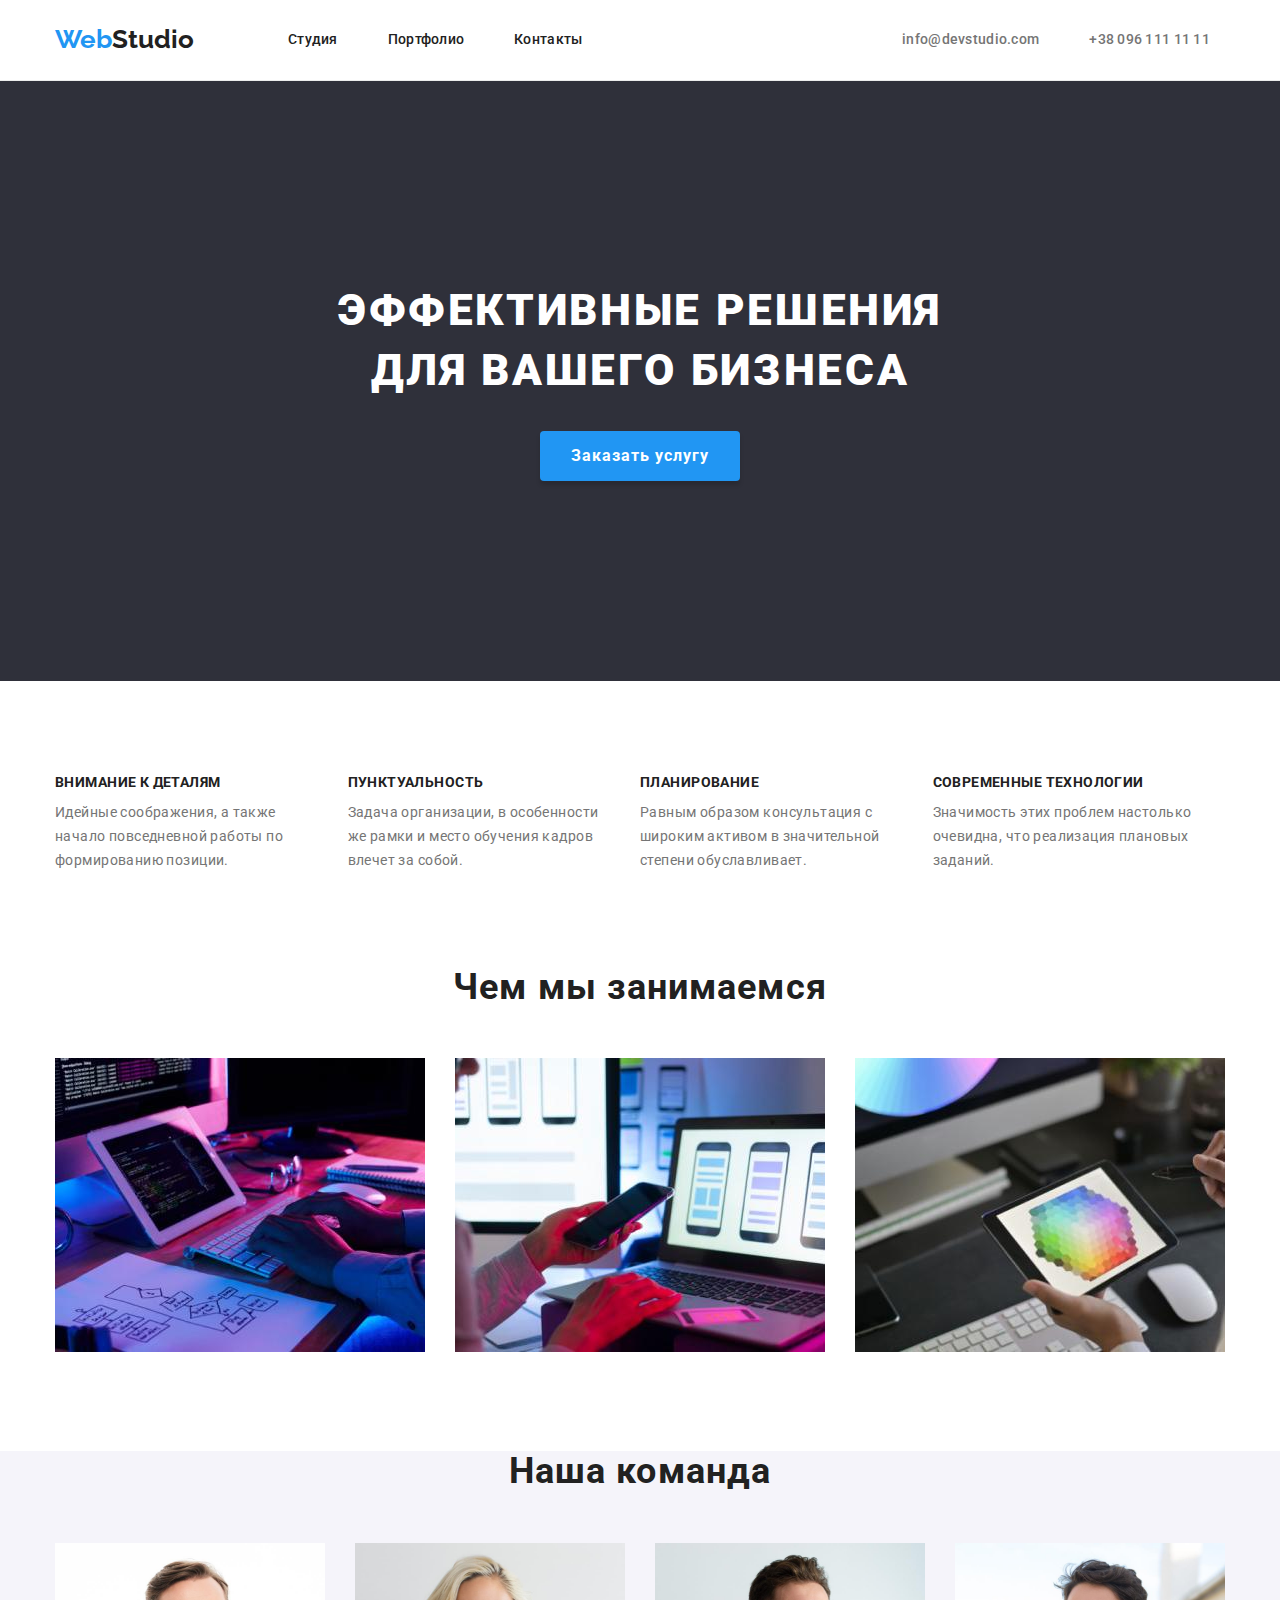
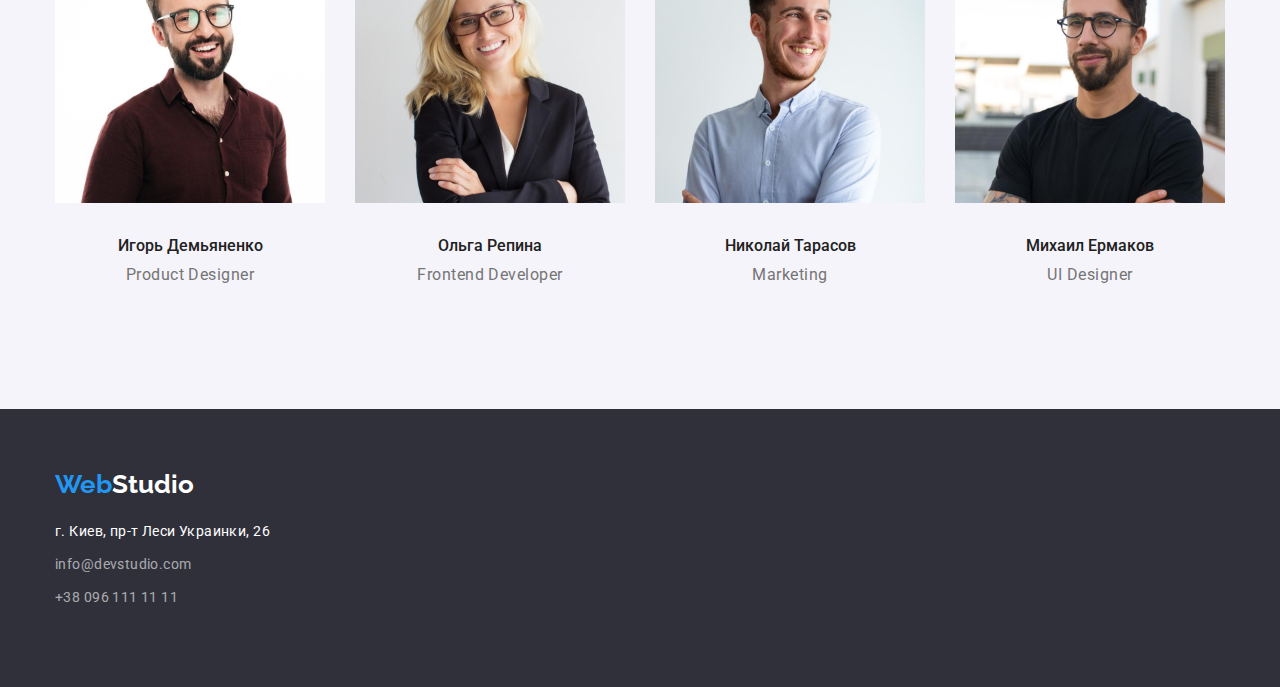
<file: index.html>
<!DOCTYPE html>
<html lang="ru">
<head>
    <meta charset="UTF-8">
    <meta http-equiv="X-UA-Compatible" content="IE=edge">
    <meta name="viewport" content="width=device-width, initial-scale=1.0">
    <title>WebStudio</title>
    <link rel="stylesheet" href="https://cdnjs.cloudflare.com/ajax/libs/modern-normalize/1.0.0/modern-normalize.min.css" />
    <link rel="stylesheet" href="./css/styles.css">
    <link rel="preconnect" href="https://fonts.googleapis.com">
    <link rel="preconnect" href="https://fonts.gstatic.com" crossorigin>
    <link href="https://fonts.googleapis.com/css2?family=Raleway:wght@700&family=Roboto:wght@400;500;700;900&display=swap"
    rel="stylesheet">
</head>
<body>
    <header class="header">
       <div class="container">
            <nav class="header-nav">
            <a href="" class=" logo link">Web<span class="header-logo">Studio</span></a>
        <ul class="header-list">
            <li class="header-item list"><a href="" class="header-link link">Студия</a></li>
            <li class="header-item list"><a href="portfolio.html" class="header-link link">Портфолио</a></li>
            <li class="header-item list"><a href="" class="header-link link">Контакты</a></li>
        </ul>
        </nav>
        <div class=" container header-connect">
            <ul class="header-connect">
                <li class="header-item-connect list">
                    <a href="mailto:info@devstudio.com" class="header-mail link">info@devstudio.com</a>
                </li>
                <li class="header-item-connect list">
                    <a href="tel:+380961111111" class=" header-tel link">+38 096 111 11 11</a>
                </li>
            </ul>
        </div>
       </div>
    </header>
    <main>
        <section class="basic section">
            <div class="container">
            <h1 class="basic-title">Эффективные решения для вашего бизнеса</h1>
            <button type="button" class="basic-btn">Заказать услугу</button>
            </div>
        </section>
        <section class="benefits section">
            <div class="container">
        <ul class="benefits-list">
            <li class="benefits-item list">
                <h3 class="benefits-title">Внимание к деталям</h3>
                <p class="benefits-text">Идейные соображения, а также начало повседневной работы по формированию позиции.</p>
            </li>
            <li class="benefits-item list">
                <h3 class="benefits-title">Пунктуальность</h3>
                <p class="benefits-text">Задача организации, в особенности же рамки и место обучения кадров влечет за собой.</p>
            </li>
            <li class="benefits-item list">
                <h3 class="benefits-title">Планирование</h3>
                <p class="benefits-text">Равным образом консультация с широким активом в значительной степени обуславливает.</p>
            </li>
            <li class="benefits-item list">
                <h3 class="benefits-title">Современные технологии</h3>
                <p class="benefits-text">Значимость этих проблем настолько очевидна, что реализация плановых заданий.</p>
            </li>
        </ul>
        </div>
        </section>
    <section class="about section">
        <div class="container">
        <h2 class="about-title">Чем мы занимаемся</h2>
       <ul class="about-list">
           <li class="about-item list"><img src="img/занятия1.jpg" alt="Человек работающий за компьютером" width="370" class="about-img"></li>
           <li class="about-item list"><img src="img/занятия2.jpg" alt="Человек работающий за компьютером с телефоном" width="370"></li>
           <li class="about-item list"><img src="img/занятия3.jpg" alt="Человек работает на планшете" width="370"></li>
       </ul>
    </div>
    </section>
    <section class="team section">
        <div class="container">
        <h2 class="team-title">Наша команда</h2>
       <ul class="team-list"> 
           <li class="team-item list">
            <img src="img/нашакоманда1.jpg" alt="" width="270">
            <div class="team-name-section"><h3 class="team-name">Игорь Демьяненко</h3>
                <p class="team-text">Product Designer</p></div>
    
           </li>
           <li class="team-item list">
                <img src="img/нашакоманда2.jpg" alt="" width="270">
                <div class="team-name-section"><h3 class="team-name">Ольга Репина</h3>
                    <p class="team-text">Frontend Developer</p></div>
           </li>
           <li class="team-item list">
                <img src="img/нашакоманда3.jpg" alt="" width="270">
                <div class="team-name-section"><h3 class="team-name">Николай Тарасов</h3>
                    <p class="team-text">Marketing</p></div>
                
           </li>
           <li class="team-item list">
                <img src="img/нашакоманда4.jpg" alt="" width="270">
                <div class="team-name-section"><h3 class="team-name">Михаил Ермаков</h3>
                    <p class="team-text">UI Designer</p></div>
                
            
           </li>
        </ul>
        </div>
    </section>
    </main>
    <footer class="footer">
        <div class="container">
        <a href="" class="logo link">Web<span class="footer-logo">Studio</span></a>
        <address>
        <ul class="footer-list">
            <li class="footer-item list">
                <a href="https://goo.gl/maps/ZzXpxowHpBQzY1ZR8" target="_blank" rel="noopener nofollow noreferrer" class="footer-address link">г. Киев, пр-т Леси Украинки, 26</a>
            </li>
            <li class="footer-item list">
                <a href="mailto:info@devstudio.com" class="footer-mail link">info@devstudio.com</a>
            </li>
            <li class="footer-item list">
                <a href="tel:+380961111111" class="footer-tel link">+38 096 111 11 11</a>
            </li>
        </ul>
        </address>
        </div>

    </footer>


</body>
</html>
</file>
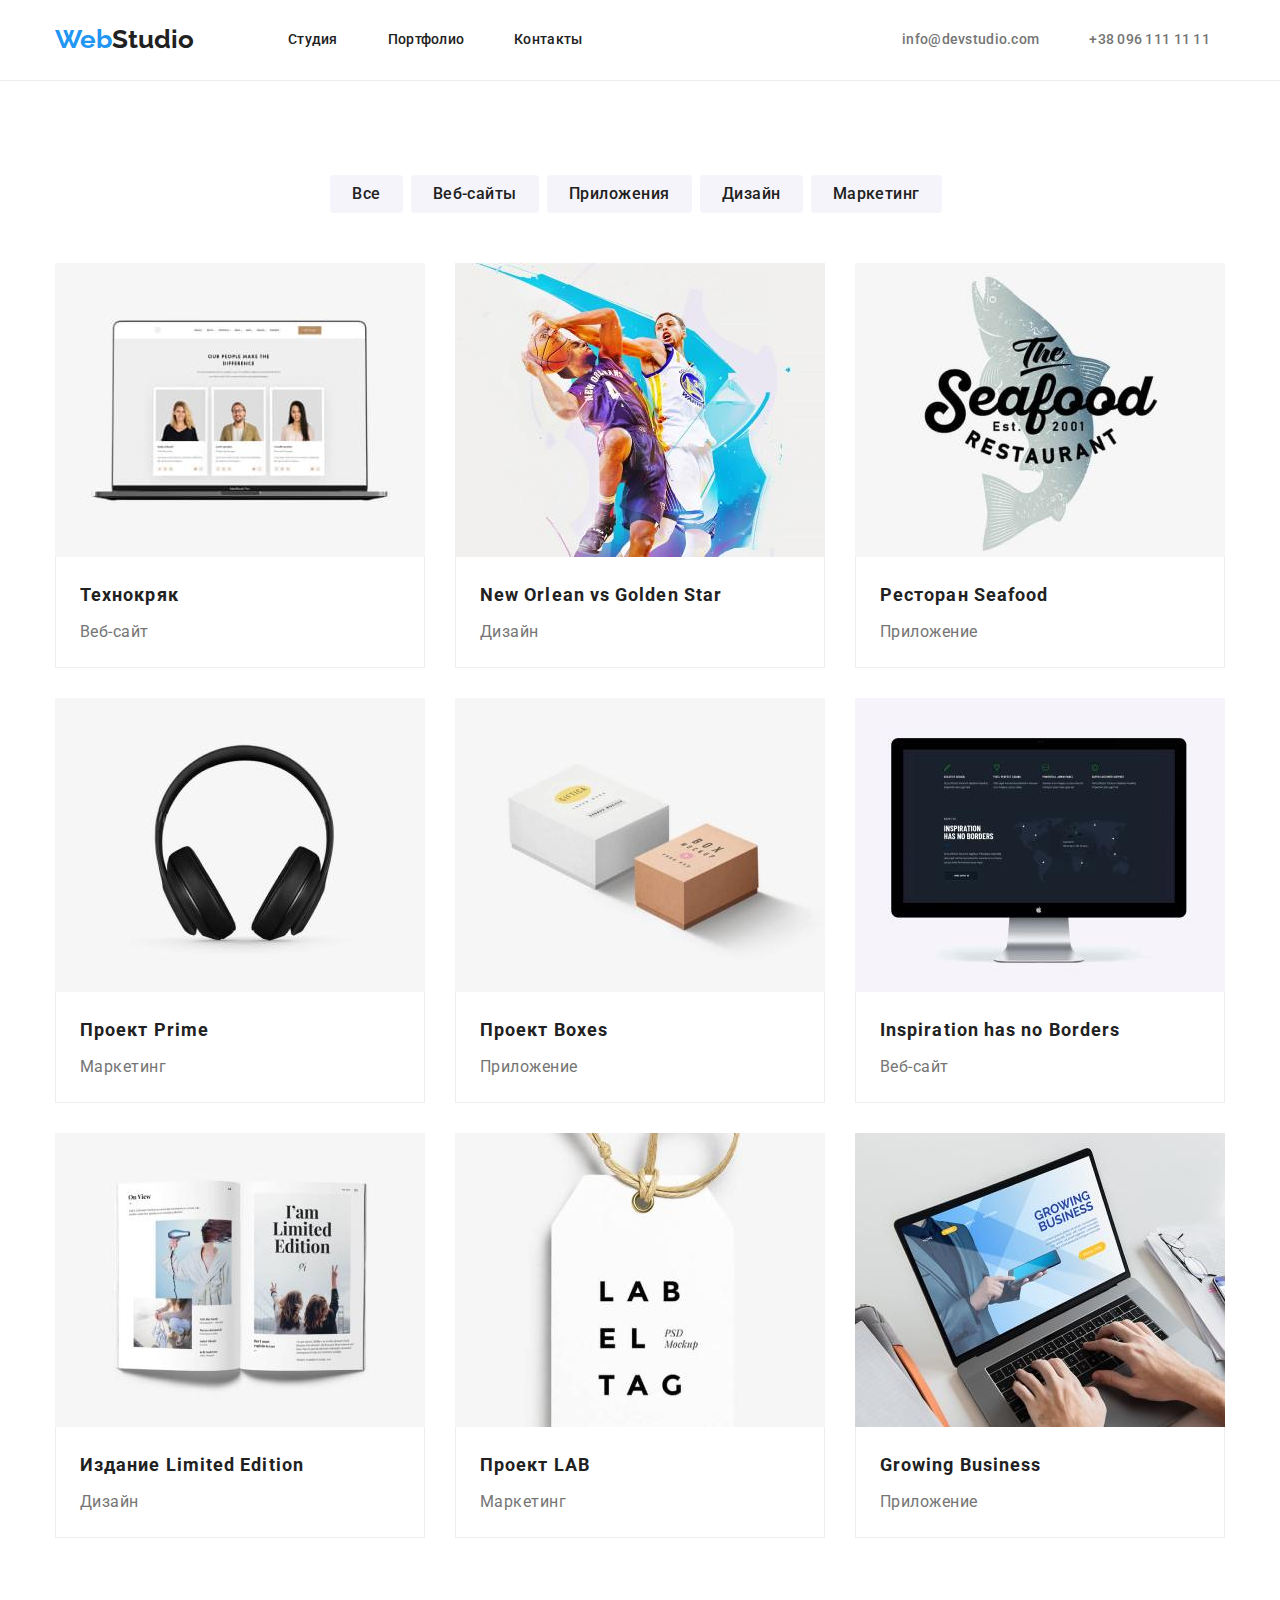
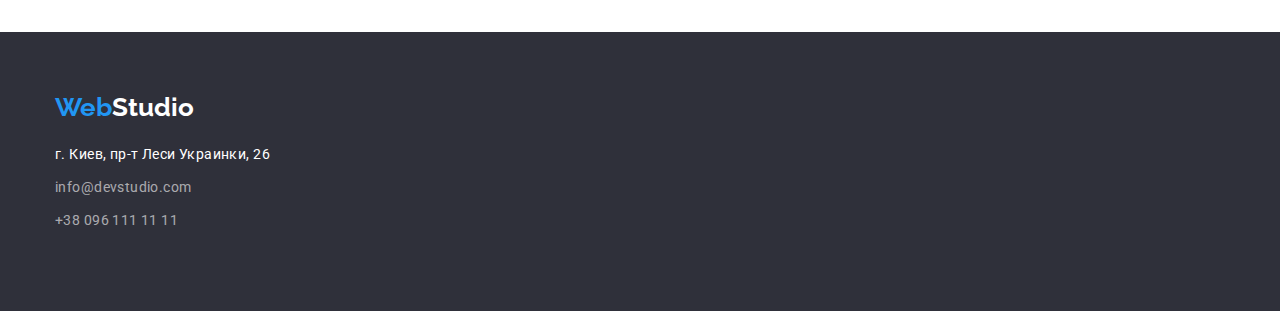
<file: portfolio.html>
<!DOCTYPE html>
<html lang="ru">
<head>
    <meta charset="UTF-8">
    <meta http-equiv="X-UA-Compatible" content="IE=edge">
    <meta name="viewport" content="width=device-width, initial-scale=1.0">
    <title>Portfolio</title>
    <link rel="stylesheet" href="https://cdnjs.cloudflare.com/ajax/libs/modern-normalize/1.0.0/modern-normalize.min.css" />
    <link rel="stylesheet" href="./css/styles.css">
    <link rel="preconnect" href="https://fonts.googleapis.com">
    <link rel="preconnect" href="https://fonts.gstatic.com" crossorigin>
    <link href="https://fonts.googleapis.com/css2?family=Raleway:wght@700&family=Roboto:wght@400;500;700;900&display=swap"
    rel="stylesheet">
</head>
<body>
    <header class="header">
<div class="container">
    <nav class="header-nav">
        <a href="" class=" logo link">Web<span class="header-logo">Studio</span></a>
        <ul class="header-list">
            <li class="header-item list"><a href="index.html" class="header-link link">Студия</a></li>
            <li class="header-item list"><a href="" class="header-link link">Портфолио</a></li>
            <li class="header-item list"><a href="" class="header-link link">Контакты</a></li>
        </ul>
    </nav>
    <div class=" container header-connect">
        <ul class="header-connect">
            <li class="header-item-connect list">
                <a href="mailto:info@devstudio.com" class="header-mail link">info@devstudio.com</a>
            </li>
            <li class="header-item-connect list">
                <a href="tel:+380961111111" class=" header-tel link">+38 096 111 11 11</a>
            </li>
        </ul>
    </div>
</div>
    </header>
    <main>
        <section class="project section">
            <div class="container">
            <ul class="btn-list">
                <li class="btn-item list"><button type="button" class="btn-class">Все</button></li>
                <li class="btn-item list"><button type="button" class="btn-class">Веб-сайты</button></li>
                <li class="btn-item list"><button type="button" class="btn-class">Приложения</button></li>
                <li class="btn-item list"><button type="button" class="btn-class">Дизайн</button></li>
                <li class="btn-item list"><button type="button" class="btn-class">Маркетинг</button></li>
            </ul>
            <ul class="projects-list">
                <li class="projects-item list">
                    <a href="" class="link">
                        <img class="project-image no-gap" src="./img/ВебсайтТехнокряк.jpg" alt="" width="370" >
                        <div class="other-text">
                        <h2 class="projects-title">Технокряк</h2>
                        <p class="projects-text">Веб-сайт</p>
                        </div>
                    </a>
                </li>
                <li class="projects-item list">
                    <a href="" class="link">
                        <img class="project-image no-gap" src="./img/Дизайн.jpg" alt="" width="370" >
                        <div class="other-text">
                        <h2 class="projects-title">New Orlean vs Golden Star</h2>
                        <p class="projects-text">Дизайн</p>
                        </div>
                    </a>
                </li>
                <li class="projects-item list">
                    <a href="" class="link">
                        <img class="project-image no-gap" src="./img/Приложение.jpg" alt="" width="370">
                        <div class="other-text">
                        <h2 class="projects-title">Ресторан Seafood</h2>
                        <p class="projects-text">Приложение</p>
                        </div>
                    </a>
                </li>
                <li class="projects-item list">
                    <a href="" class="link">
                        <img class="project-image no-gap" src="./img/Маркетинг.jpg" alt="" width="370">
                        <div class="other-text">
                        <h2 class="projects-title">Проект Prime</h2>
                        <p class="projects-text">Маркетинг</p>
                        </div>
                    </a>
                </li>
                <li class="projects-item list">
                    <a href="" class="link">
                        <img class="project-image no-gap" src="./img/ПриложениеBoxes.jpg" alt="" width="370">
                        <div class="other-text">
                        <h2 class="projects-title">Проект Boxes</h2>
                        <p class="projects-text">Приложение</p>
                        </div>
                    </a>
                </li>
                <li class="projects-item list">
                    <a href="" class="link">
                        <img class="project-image no-gap" src="./img/Вебсайт.jpg" alt="" width="370">
                        <div class="other-text">
                        <h2 class="projects-title">Inspiration has no Borders</h2>
                        <p class="projects-text">Веб-сайт</p>
                        </div>
                    </a>
                </li>
                <li class="projects-item list">
                    <a href="" class="link">
                        <img class="project-image no-gap" src="./img/ДизайнИздание.jpg" alt="" width="370">
                        <div class="other-text">
                        <h2 class="projects-title">Издание Limited Edition</h2>
                        <p class="projects-text">Дизайн</p>
                        </div>
                    </a>
                </li>
                <li class="projects-item list">
                    <a href="" class="link">
                        <img class="project-image no-gap" src="./img/МаркетингПроект.jpg" alt="" width="370">
                        <div class="other-text">
                        <h2 class="projects-title">Проект LAB</h2>
                        <p class="projects-text">Маркетинг</p>
                        </div>
                    </a>
                </li>
                <li class="projects-item list">
                    <a href="" class="link">
                        <img class="project-image no-gap" src="./img/ПриложениеBusiness.jpg" alt="" width="370">
                        <div class="other-text">
                        <h2 class="projects-title">Growing Business</h2>
                        <p class="projects-text">Приложение</p>
                        </div>
                    </a>
                </li>
            </ul>
            </div>
        </section>

    </main>
    <footer class="footer">
        <div class="container">
            <a href="" class="logo link">Web<span class="footer-logo">Studio</span></a>
            <address>
                <ul class="footer-list">
                    <li class="footer-item list">
                        <a href="https://goo.gl/maps/ZzXpxowHpBQzY1ZR8" target="_blank" rel="noopener nofollow noreferrer"
                            class="footer-address link">г. Киев, пр-т Леси Украинки, 26</a>
                    </li>
                    <li class="footer-item list">
                        <a href="mailto:info@devstudio.com" class="footer-mail link">info@devstudio.com</a>
                    </li>
                    <li class="footer-item list">
                        <a href="tel:+380961111111" class="footer-tel link">+38 096 111 11 11</a>
                    </li>
                </ul>
            </address>
        </div>
    </footer>
</body>
</html>
</file>
<file: css/styles.css>
:root {
  --brend-color: #2196f3;
  --main-title-color: #212121;
  --second-title-color: #757575;
}

body {
  font-family: "Roboto", "Raleway", sans-serif;
  background: #ffffff;
  position: relative;
}

h1,
h2,
h3,
h4,
h5,
h6,
ul,
p {
  margin: 0;
  padding: 0;
}

.section {
  padding: 94px 0 94px 0;
}

.container {
  width: 1200px;
  margin: 0 auto;
  padding-right: 15px;
  padding-left: 15px;
}

.logo {
  font-family: "Raleway", sans-serif;
  font-weight: 700;
  font-size: 26px;
  line-height: 1.19;
  color: var(--brend-color);
}

.list {
  list-style: none;
}

.link {
  text-decoration: none;
}

/*-----Header-----*/
.header {
  padding-top: 24px;
  padding-bottom: 25px;

  border-bottom: 1px solid #ececec;
}
.header .container {
  display: flex;
  align-items: center;
}

.header-nav {
  display: flex;
  align-items: center;
}

.header-logo {
  font-family: "Raleway", sans-serif;
  color: var(--main-title-color);
  margin-right: 94px;
}

.header-list {
  display: flex;
  padding: 0;
  margin: 0;
}

.header-item:not(:last-child) {
  margin-right: 50px;
}

.header-link {
  font-weight: 500;
  font-size: 14px;
  line-height: 1.14;
  letter-spacing: 0.02em;
  color: var(--main-title-color);
}

.header-link:hover,
.header-link:focus {
  color: var(--brend-color);
}

.header-mail,
.header-tel {
  font-weight: 500;
  font-size: 14px;
  line-height: 1.14;
  letter-spacing: 0.02em;
  color: var(--second-title-color);
}
.header-connect {
  display: flex;
  margin-left: auto;
}
.header-item-connect {
  margin-left: 50px;
}

.header-mail:hover,
.header-mail:focus,
.header-tel:hover,
.header-tel:focus {
  color: var(--brend-color);
}

/*-----Main-----*/

.basic {
  height: 600px;
  padding-top: 200px;
  padding-bottom: 200px;
  background: #2f303a;
  text-align: center;
}

.basic-title {
  width: 696px;
  margin: 0 auto 30px;
  font-weight: 900;
  font-size: 44px;
  line-height: 1.36;

  text-align: center;
  letter-spacing: 0.06em;
  text-transform: uppercase;
  color: #ffffff;
}

.basic-btn {
  justify-content: center;
  min-width: 200px;
  font-family: inherit;
  font-weight: 700;
  font-size: 16px;
  line-height: 1.87;
  align-items: center;
  text-align: center;
  letter-spacing: 0.06em;
  color: #ffffff;
  cursor: pointer;
  border: none;

  background: #2196f3;
  box-shadow: 0px 4px 4px rgba(0, 0, 0, 0.15);
  border-radius: 4px;
  width: 200px;
  height: 50px;
}

.benefits {
  padding-top: 94px;
  padding-bottom: 0;
  text-align: left;
}
.benefits-list {
  display: flex;
  margin: 0;
  padding: 0;
}

.benefits-item {
  width: 270px;
  margin-right: 30px;
}

.benefits-item:last-child {
  padding-right: 0;
}

.benefits-title {
  font-size: 14px;
  line-height: 1.14;
  letter-spacing: 0.03em;
  text-transform: uppercase;
  color: var(--main-title-color);
  padding-bottom: 10px;
}

.benefits-text {
  font-size: 14px;
  line-height: 1.71;
  letter-spacing: 0.03em;
  color: var(--second-title-color);
}

.team {
  background: #f5f4fa;
  margin-left: 0;
  padding: 0;
  padding-bottom: 94px;
}
.about-list,
.team-list {
  display: flex;
}

.about-item {
  justify-content: center;
}
.about-item:not(:last-child) {
  margin-right: 30px;
}

.team-item:not(:last-child) {
  margin-right: 30px;
}

.about-title,
.team-title {
  font-size: 36px;
  line-height: 1.16;
  text-align: center;
  letter-spacing: 0.03em;
  color: var(--main-title-color);
  margin-bottom: 50px;
}

.team-name {
  font-weight: 500;
  font-size: 16px;
  line-height: 1.18;
  text-align: center;
  color: var(--main-title-color);
  margin-bottom: 10px;
}
.team-name-section {
  padding-top: 30px;
  padding-bottom: 30px;
}
.team-text {
  font-size: 16px;
  line-height: 1.18;
  text-align: center;
  letter-spacing: 0.03em;
  color: var(--second-title-color);
}

/*----Footer-----*/

.footer {
  background: #2f303a;
  padding-top: 60px;
  padding-bottom: 60px;
}

.footer-logo {
  display: inline-block;
  font-family: "Raleway", sans-serif;
  color: #ffffff;
  padding-bottom: 20px;
}

.footer-list {
  display: inline-block;
  padding-top: 0;
  margin-bottom: 9px;
  font-style: normal;
  letter-spacing: 0.03em;
}

.footer-item {
  margin-bottom: 9px;
}

.footer-address {
  font-size: 14px;
  line-height: 1.71;
  letter-spacing: 0.03em;
  color: #ffffff;
}

.footer-mail {
  font-size: 14px;
  line-height: 1.71;
  letter-spacing: 0.03em;
  color: rgba(255, 255, 255, 0.6);
}

.footer-tel {
  font-size: 14px;
  line-height: 1.71;
  letter-spacing: 0.03em;
  color: rgba(255, 255, 255, 0.6);
}

.footer-address:hover,
.footer-mail:hover,
.footer-tel:hover {
  color: var(--brend-color);
}

.footer-address:focus,
.footer-mail:focus,
.footer-tel:focus {
  color: var(--brend-color);
}

/*-----Portfolio-buttons-----*/

.btn-list {
  display: flex;
  margin-bottom: 50px;
  justify-content: center;
}

.btn-item {
  margin-right: 8px;
}

.btn-item:last-child {
  padding-right: 0;
}

.btn-class {
  border: none;
  padding: 6px 22px;
  display: block;
  font: inherit;
  font-weight: 500;
  font-size: 16px;
  line-height: 1.62;
  text-align: center;
  letter-spacing: 0.03em;
  color: var(--main-title-color);
  background: #f5f4fa;
  cursor: pointer;
  border-radius: 4px;
}

.btn-class:hover,
.btn-class:focus {
  color: #ffffff;
  background-color: var(--brend-color);
}

/*-----Projects-portfolio----*/
.project {
  padding-top: 94px;
  padding-bottom: 94px;
}
.projects-list {
  display: flex;
  flex-wrap: wrap;
  justify-content: center;
}

.projects-item:not(:nth-child(3n)) {
  margin-right: 30px;
}

.projects-item:nth-child(-n + 6) {
  margin-bottom: 30px;
}

.project-image.no-gap {
  display: block;
}

.projects-title {
  font-size: 18px;
  line-height: 2;
  letter-spacing: 0.06em;
  color: var(--main-title-color);
  margin-bottom: 4px;
}
.projects-text {
  font-size: 16px;
  line-height: 1.88;
  letter-spacing: 0.03em;
  color: var(--second-title-color);
}

.other-text {
  padding: 20px 24px;
  box-sizing: border-box;

  width: 370px;

  background: #ffffff;
  border: 1px solid #eeeeee;
  border-top: #ffffff;
}
</file>
